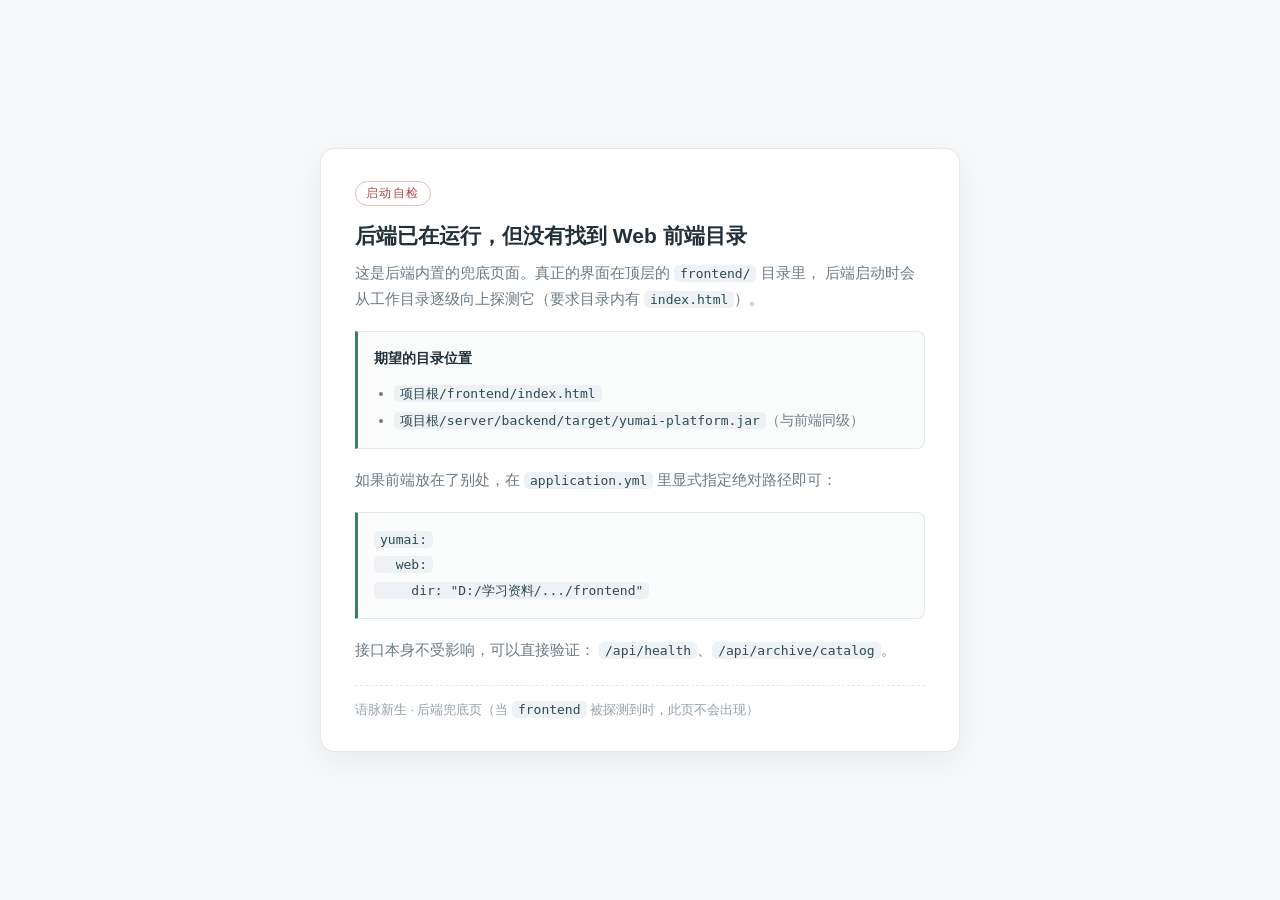
<file: server/backend/src/main/resources/static/index.html>
<!DOCTYPE html>
<html lang="zh-CN">
<head>
<meta charset="UTF-8">
<meta name="viewport" content="width=device-width,initial-scale=1">
<title>前端目录未挂载 · 语脉新生</title>
<style>
  :root{--ink:#22303a;--muted:#6b7b86;--line:#e2e8ec;--bg:#f6f8f9;--red:#b4453d;--green:#3f7d63}
  *{box-sizing:border-box}
  body{margin:0;min-height:100vh;display:flex;align-items:center;justify-content:center;
       background:var(--bg);color:var(--ink);
       font-family:"Microsoft YaHei","PingFang SC",-apple-system,Segoe UI,sans-serif;padding:24px}
  .card{max-width:640px;width:100%;background:#fff;border:1px solid var(--line);border-radius:14px;
        padding:32px 34px;box-shadow:0 10px 30px rgba(30,50,60,.06)}
  .tag{display:inline-block;font-size:12px;letter-spacing:.12em;color:var(--red);
       border:1px solid rgba(180,69,61,.35);border-radius:99px;padding:3px 10px;margin-bottom:16px}
  h1{margin:0 0 10px;font-size:21px;font-weight:700}
  p{margin:0 0 14px;line-height:1.85;font-size:14.5px;color:var(--muted)}
  code{background:#eef2f4;border-radius:5px;padding:1px 6px;font-size:13px;color:#2b4a56;
       font-family:Consolas,Monaco,monospace}
  .box{background:#fafcfc;border:1px solid var(--line);border-left:3px solid var(--green);
       border-radius:0 8px 8px 0;padding:14px 16px;margin:18px 0;font-size:13.5px;line-height:1.9}
  .box b{color:var(--ink)}
  ul{margin:8px 0 0;padding-left:20px;font-size:13.5px;line-height:2;color:var(--muted)}
  .foot{margin-top:22px;padding-top:16px;border-top:1px dashed var(--line);
        font-size:12.5px;color:#93a2ab}
</style>
</head>
<body>
<div class="card">
  <span class="tag">启动自检</span>
  <h1>后端已在运行，但没有找到 Web 前端目录</h1>
  <p>这是后端内置的兜底页面。真正的界面在顶层的 <code>frontend/</code> 目录里，
     后端启动时会从工作目录逐级向上探测它（要求目录内有 <code>index.html</code>）。</p>

  <div class="box">
    <b>期望的目录位置</b>
    <ul>
      <li><code>项目根/frontend/index.html</code></li>
      <li><code>项目根/server/backend/target/yumai-platform.jar</code>（与前端同级）</li>
    </ul>
  </div>

  <p>如果前端放在了别处，在 <code>application.yml</code> 里显式指定绝对路径即可：</p>
  <div class="box">
    <code>yumai:</code><br>
    <code>&nbsp;&nbsp;web:</code><br>
    <code>&nbsp;&nbsp;&nbsp;&nbsp;dir: "D:/学习资料/.../frontend"</code>
  </div>

  <p>接口本身不受影响，可以直接验证：
     <code>/api/health</code>、<code>/api/archive/catalog</code>。</p>

  <div class="foot">语脉新生 · 后端兜底页（当 <code>frontend</code> 被探测到时，此页不会出现）</div>
</div>
</body>
</html>
</file>
